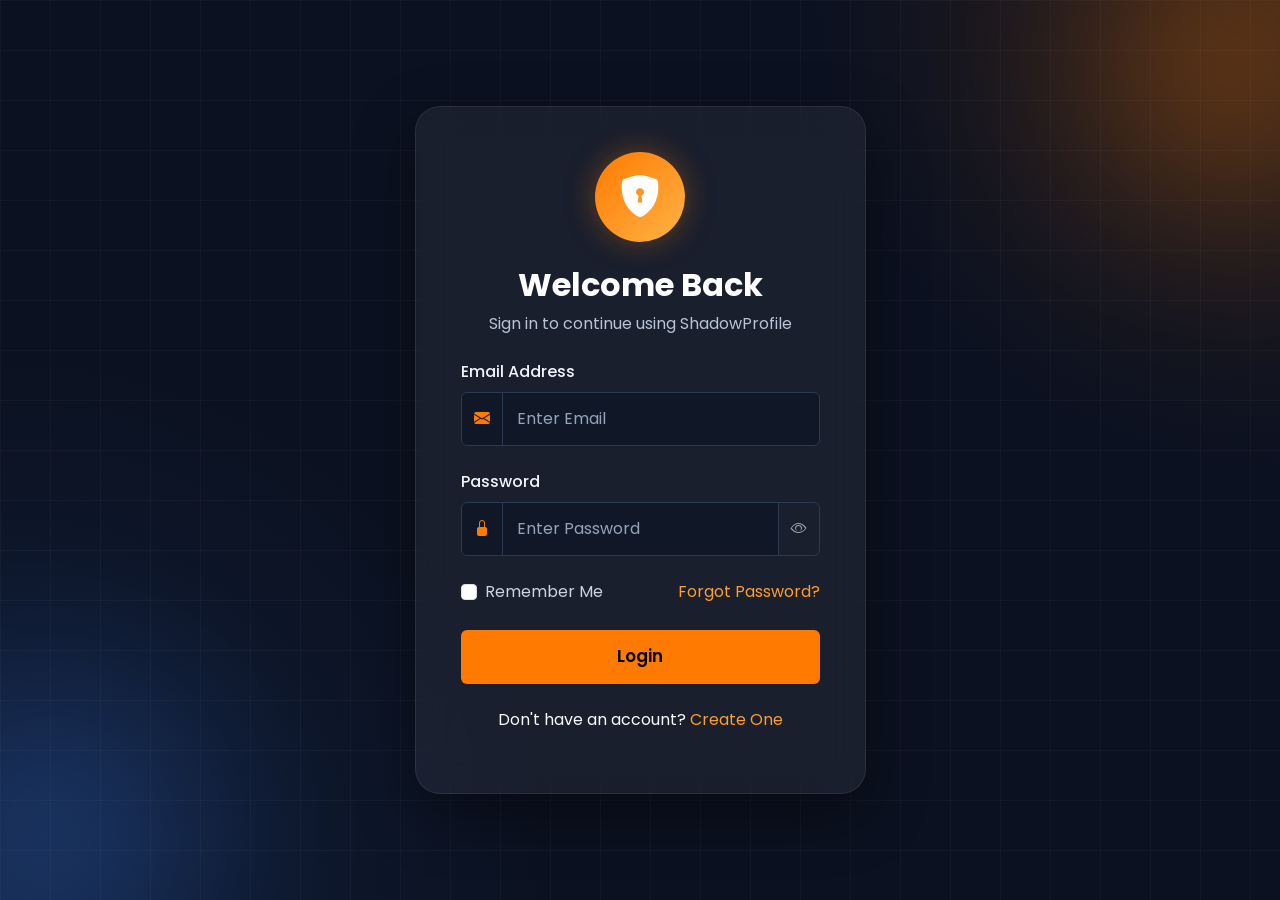
<file: frontend/login.html>
<!DOCTYPE html>
<html lang="en">

<head>
    <meta charset="UTF-8">
    <meta name="viewport" content="width=device-width, initial-scale=1.0">
    <title>Login | ShadowProfile</title>
    <!-- Bootstrap -->
    <link href="https://cdn.jsdelivr.net/npm/bootstrap@5.3.3/dist/css/bootstrap.min.css" rel="stylesheet">
    <!-- Bootstrap Icons -->
    <link rel="stylesheet" href="https://cdn.jsdelivr.net/npm/bootstrap-icons@1.11.3/font/bootstrap-icons.min.css">
    <!-- Google Font -->
    <link href="https://fonts.googleapis.com/css2?family=Poppins:wght@300;400;500;600;700&display=swap"
        rel="stylesheet">
    <!-- Custom CSS -->
    <link rel="stylesheet" href="css/auth.css">
</head>

<body>
    <div class="login-page">
        <div class="background-blur blur1"></div>
        <div class="background-blur blur2"></div>
        <div class="container">
            <div class="row justify-content-center align-items-center min-vh-100">
                <div class="col-lg-5 col-md-8">
                    <div class="login-card">
                        <div class="text-center mb-4">
                            <div class="logo-circle">
                                <i class="bi bi-shield-lock-fill"></i>
                            </div>
                            <h2 class="mt-4">
                                Welcome Back
                            </h2>
                            <p>
                                Sign in to continue using ShadowProfile
                            </p>
                        </div>
                        <form id="loginForm">
                            <div class="mb-4">
                                <label class="form-label">
                                    Email Address
                                </label>
                                <div class="input-group">
                                    <span class="input-group-text">
                                        <i class="bi bi-envelope-fill"></i>
                                    </span>
                                    <input type="email" class="form-control" id="email" placeholder="Enter Email"
                                        required>
                                </div>
                            </div>
                            <div class="mb-4">
                                <label class="form-label">
                                    Password
                                </label>
                                <div class="input-group">
                                    <span class="input-group-text">
                                        <i class="bi bi-lock-fill"></i>
                                    </span>
                                    <input type="password" class="form-control" id="password"
                                        placeholder="Enter Password" required>
                                    <button type="button" class="btn btn-outline-secondary" id="togglePassword">
                                        <i class="bi bi-eye"></i>
                                    </button>
                                </div>
                            </div>
                            <div class="d-flex justify-content-between mb-4">
                                <div class="form-check">
                                    <input class="form-check-input" type="checkbox" id="remember">
                                    <label class="form-check-label">
                                        Remember Me
                                    </label>
                                </div>
                                <a href="#">
                                    Forgot Password?
                                </a>
                            </div>
                            <button type="submit" class="btn btn-warning w-100 login-btn">
                                Login
                            </button>
                            <div class="text-center mt-4">
                                Don't have an account?
                                <a href="register.html">
                                    Create One
                                </a>
                            </div>
                        </form>
                        <div id="loginMessage" class="mt-3 text-center">
                        </div>
                    </div>
                </div>
            </div>
        </div>
    </div>
    <script src="js/auth.js"></script>
    <script src="https://cdn.jsdelivr.net/npm/bootstrap@5.3.3/dist/js/bootstrap.bundle.min.js"></script>
</body>

</html>
</file>
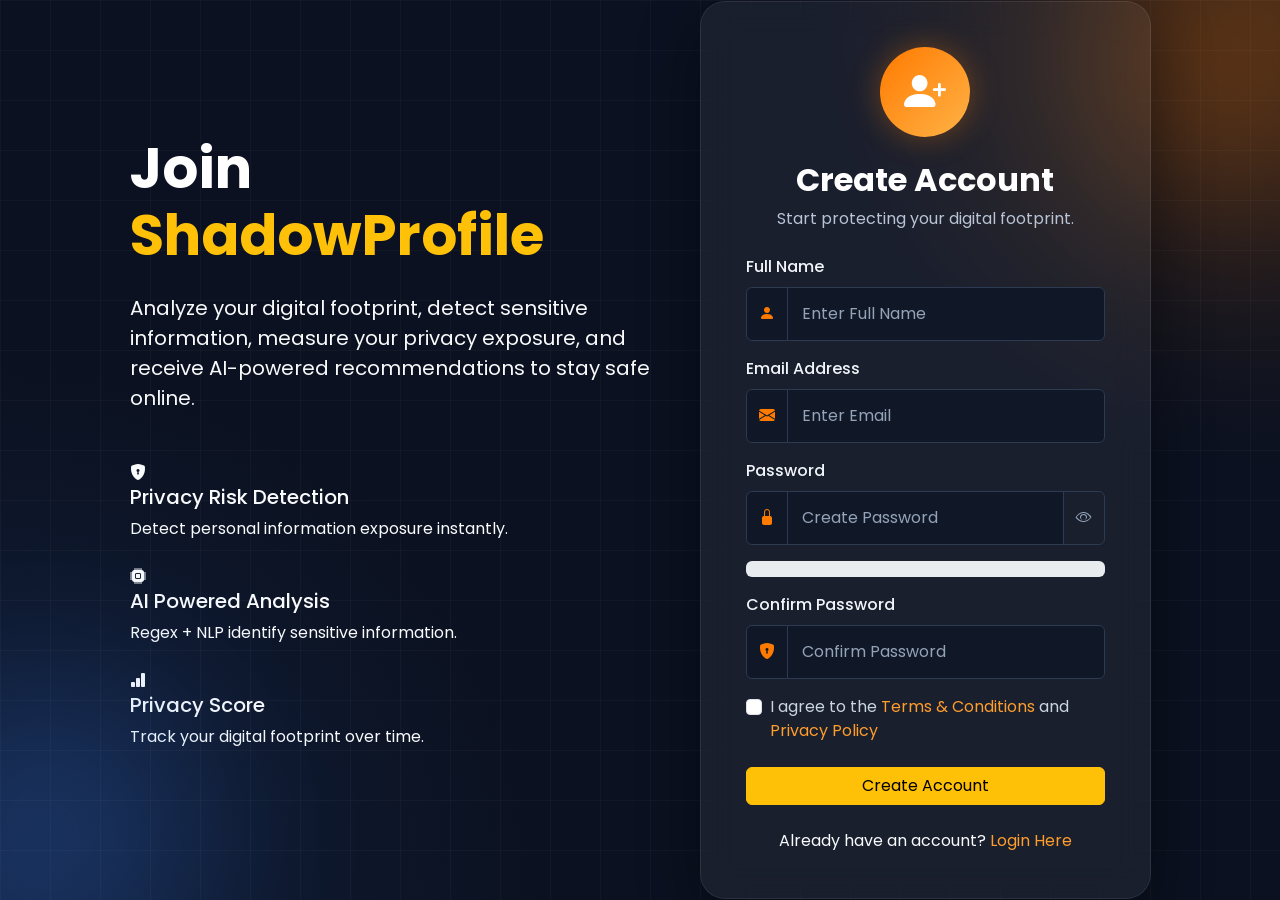
<file: frontend/register.html>
<!DOCTYPE html>
<html lang="en">

<head>
    <meta charset="UTF-8">
    <meta name="viewport" content="width=device-width, initial-scale=1.0">
    <title>Create Account | ShadowProfile</title>
    <!-- Bootstrap -->
    <link href="https://cdn.jsdelivr.net/npm/bootstrap@5.3.3/dist/css/bootstrap.min.css" rel="stylesheet">
    <!-- Bootstrap Icons -->
    <link rel="stylesheet" href="https://cdn.jsdelivr.net/npm/bootstrap-icons@1.11.3/font/bootstrap-icons.min.css">
    <!-- Google Fonts -->
    <link href="https://fonts.googleapis.com/css2?family=Poppins:wght@300;400;500;600;700;800&display=swap"
        rel="stylesheet">
    <!-- Custom CSS -->
    <link rel="stylesheet" href="css/auth.css">
</head>

<body>
    <div class="login-page">
        <div class="background-blur blur1"></div>
        <div class="background-blur blur2"></div>
        <div class="container">
            <div class="row justify-content-center align-items-center min-vh-100">
                <!-- Left Side -->
                <div class="col-lg-6 d-none d-lg-block">
                    <div class="register-info">
                        <h1 class="display-4 fw-bold text-white">
                            Join
                            <span class="text-warning">
                                ShadowProfile
                            </span>
                        </h1>
                        <p class="text-light mt-4 fs-5">
                            Analyze your digital footprint,
                            detect sensitive information,
                            measure your privacy exposure,
                            and receive AI-powered recommendations
                            to stay safe online.
                        </p>
                        <div class="mt-5">
                            <div class="feature-box mb-4">
                                <i class="bi bi-shield-lock-fill"></i>
                                <div>
                                    <h5>Privacy Risk Detection</h5>
                                    <p>Detect personal information exposure instantly.</p>
                                </div>
                            </div>
                            <div class="feature-box mb-4">
                                <i class="bi bi-cpu-fill"></i>
                                <div>
                                    <h5>AI Powered Analysis</h5>
                                    <p>Regex + NLP identify sensitive information.</p>
                                </div>
                            </div>
                            <div class="feature-box">
                                <i class="bi bi-bar-chart-fill"></i>
                                <div>
                                    <h5>Privacy Score</h5>
                                    <p>Track your digital footprint over time.</p>
                                </div>
                            </div>
                        </div>
                    </div>
                </div>
                <!-- Right Side -->
                <div class="col-lg-5 col-md-9">
                    <div class="login-card">
                        <div class="text-center mb-4">
                            <div class="logo-circle">
                                <i class="bi bi-person-plus-fill"></i>
                            </div>
                            <h2 class="mt-4">
                                Create Account
                            </h2>
                            <p>
                                Start protecting your digital footprint.
                            </p>
                        </div>
                        <form id="registerForm">
                            <div class="mb-3">
                                <label class="form-label">
                                    Full Name
                                </label>
                                <div class="input-group">
                                    <span class="input-group-text">
                                        <i class="bi bi-person-fill"></i>
                                    </span>
                                    <input type="text" id="fullname" class="form-control" placeholder="Enter Full Name"
                                        required>
                                </div>
                            </div>
                            <div class="mb-3">
                                <label class="form-label">
                                    Email Address
                                </label>
                                <div class="input-group">
                                    <span class="input-group-text">
                                        <i class="bi bi-envelope-fill"></i>
                                    </span>
                                    <input type="email" id="email" class="form-control" placeholder="Enter Email"
                                        required>
                                </div>
                            </div>
                            <div class="mb-3">
                                <label class="form-label">
                                    Password
                                </label>
                                <div class="input-group">
                                    <span class="input-group-text">
                                        <i class="bi bi-lock-fill"></i>
                                    </span>
                                    <input type="password" id="password" class="form-control"
                                        placeholder="Create Password" required>
                                    <button class="btn btn-outline-secondary" type="button" id="togglePassword">
                                        <i class="bi bi-eye"></i>
                                    </button>
                                </div>
                                <!-- Password Strength -->
                                <div class="progress mt-3">
                                    <div id="strengthBar" class="progress-bar" style="width:0%">
                                    </div>
                                </div>
                            </div>
                            <!-- Confirm Password -->
                            <div class="mb-3">
                                <label class="form-label">
                                    Confirm Password
                                </label>
                                <div class="input-group">
                                    <span class="input-group-text">
                                        <i class="bi bi-shield-lock-fill"></i>
                                    </span>
                                    <input type="password" id="confirmPassword" class="form-control"
                                        placeholder="Confirm Password" required>
                                </div>
                            </div>
                            <!-- Terms -->
                            <div class="form-check mb-4">
                                <input class="form-check-input" type="checkbox" id="terms" required>
                                <label class="form-check-label">
                                    I agree to the
                                    <a href="#">
                                        Terms & Conditions
                                    </a>
                                    and
                                    <a href="#">
                                        Privacy Policy
                                    </a>
                                </label>
                            </div>
                            <!-- Register Button -->
                            <button type="submit" class="btn btn-warning w-100 register-btn">
                                Create Account
                            </button>
                            <!-- Message -->
                            <div id="registerMessage" class="mt-4">
                            </div>
                            <div class="text-center mt-4">
                                Already have an account?
                                <a href="login.html">
                                    Login Here
                                </a>
                            </div>
                        </form>
                    </div>
                </div>
            </div>
        </div>
    </div>
    <!-- Bootstrap -->
    <script src="https://cdn.jsdelivr.net/npm/bootstrap@5.3.3/dist/js/bootstrap.bundle.min.js"></script>
    <!-- Authentication -->
    <script src="js/auth.js"></script>
</body>

</html>
</file>
<file: frontend/css/auth.css>
/* ===========================================
   SHADOWPROFILE AUTH STYLES
=========================================== */
:root {
    --primary: #ff7a00;
    --primary-light: #ff9d2d;
    --dark: #0b1120;
    --dark2: #111827;
    --card: #182234;
    --text: #f8fafc;
    --grey: #94a3b8;
}

* {
    margin: 0;
    padding: 0;
    box-sizing: border-box;
}

body {
    font-family: 'Poppins', sans-serif;
    background: var(--dark);
    color: var(--text);
    overflow-x: hidden;
    overflow-y: auto;
}

/* =================================== */
.login-page {
    min-height: 100vh;
    display: flex;
    align-items: center;
    justify-content: center;
    background:
        radial-gradient(circle at top right,
            rgba(255, 122, 0, .15),
            transparent 30%),
        radial-gradient(circle at bottom left,
            rgba(59, 130, 246, .12),
            transparent 35%),
        #0b1120;
    position: relative;
    overflow: hidden;
}

/* Animated Grid */
.login-page::before {
    content: "";
    position: absolute;
    inset: 0;
    background-image:
        linear-gradient(rgba(255, 255, 255, .03) 1px, transparent 1px),
        linear-gradient(90deg, rgba(255, 255, 255, .03) 1px, transparent 1px);
    background-size: 50px 50px;
}

/* =================================== */
.background-blur {
    position: absolute;
    border-radius: 50%;
    filter: blur(90px);
    animation: moveGlow 10s infinite alternate;
}

.blur1 {
    width: 260px;
    height: 260px;
    background: #ff7a00;
    top: -60px;
    right: -80px;
    opacity: .3;
}

.blur2 {
    width: 300px;
    height: 300px;
    background: #3b82f6;
    bottom: -80px;
    left: -100px;
    opacity: .25;
}

@keyframes moveGlow {
    from {
        transform: translateY(0) translateX(0);
    }

    to {
        transform: translateY(40px) translateX(40px);
    }
}

/* =================================== */
.login-card {
    background: rgba(255, 255, 255, .06);
    backdrop-filter: blur(18px);
    border: 1px solid rgba(255, 255, 255, .08);
    padding: 45px;
    border-radius: 25px;
    box-shadow: 0 20px 60px rgba(0, 0, 0, .4);
    position: relative;
    z-index: 10;
    animation: fadeIn .8s;
}

@keyframes fadeIn {
    from {
        opacity: 0;
        transform: translateY(30px);
    }

    to {
        opacity: 1;
        transform: translateY(0);
    }
}

/* =================================== */
.logo-circle {
    width: 90px;
    height: 90px;
    margin: auto;
    display: flex;
    align-items: center;
    justify-content: center;
    border-radius: 50%;
    background: linear-gradient(135deg, #ff7a00, #ffb347);
    box-shadow: 0 0 30px rgba(255, 122, 0, .35);
    animation: pulse 2.5s infinite;
}

.logo-circle i {
    font-size: 42px;
    color: white;
}

@keyframes pulse {
    0% {
        transform: scale(1);
    }

    50% {
        transform: scale(1.08);
    }

    100% {
        transform: scale(1);
    }
}

/* =================================== */
.login-card h2 {
    font-weight: 700;
    color: white;
}

.login-card p {
    color: #b8c4d5;
}

/* =================================== */
.form-label {
    color: #f1f5f9;
    font-weight: 500;
}

.form-control {
    background: #101827;
    border: 1px solid #2c3a52;
    color: white;
    padding: 14px;
}

.form-control:focus {
    background: #101827;
    color: white;
    border-color: #ff7a00;
    box-shadow: 0 0 10px rgba(255, 122, 0, .3);
}

.form-control::placeholder {
    color: #94a3b8;
}

.input-group-text {
    background: #101827;
    border: 1px solid #2c3a52;
    color: #ff7a00;
}

.btn-outline-secondary {
    border-color: #2c3a52;
    color: #94a3b8;
}

.btn-outline-secondary:hover {
    background: #ff7a00;
    border-color: #ff7a00;
    color: white;
}

/* =================================== */
.login-btn {
    padding: 14px;
    font-size: 17px;
    font-weight: 600;
    border: none;
    background: #ff7a00;
    transition: .3s;
}

.login-btn:hover {
    background: #ff9333;
    transform: translateY(-3px);
    box-shadow: 0 15px 35px rgba(255, 122, 0, .3);
}

/* =================================== */
.form-check-label {
    color: #cbd5e1;
}

a {
    color: #ff9d2d;
    text-decoration: none;
}

a:hover {
    color: white;
}

/* =================================== */
#loginMessage {
    font-weight: 600;
}

/* =================================== */
@media(max-width:768px) {
    .login-card {
        padding: 30px;
        margin: 20px;
    }

    .logo-circle {
        width: 70px;
        height: 70px;
    }

    .logo-circle i {
        font-size: 32px;
    }

    .login-card h2 {
        font-size: 28px;
    }
}

@media(max-width:576px) {
    .login-card {
        padding: 25px;
    }

    .login-btn {
        padding: 12px;
    }
}
</file>
